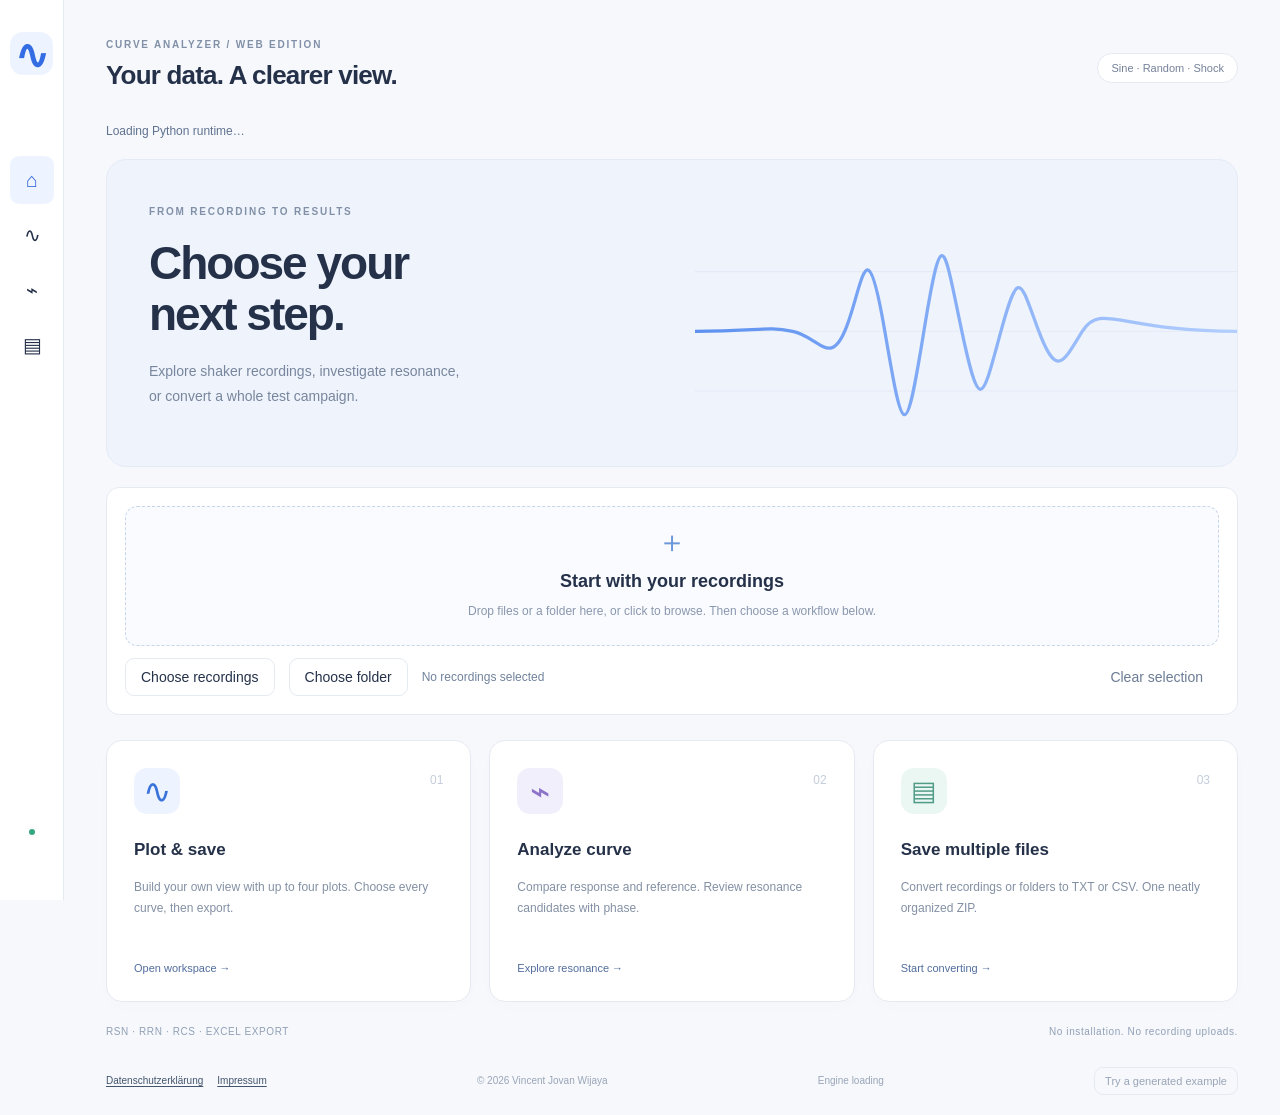
<file: index.html>
<!doctype html>
<!-- code belongs to: Vincent Jovan Wijaya -->
<html lang="en"><head><meta charset="utf-8"><meta name="viewport" content="width=device-width,initial-scale=1"><title>Curve Analyzer</title><link rel="stylesheet" href="style.css?v=1.6"><script defer src="vendor/plotly-2.35.2.min.js"></script><script type="module" src="app.js?v=1.8"></script></head>
<body>
<aside class="workspace-nav">
  <a class="brand" href="#home" aria-label="Curve Analyzer home"><span class="brand-icon" aria-hidden="true">∿</span><span class="brand-name">Curve<span class="brand-light">Analyzer</span></span></a>
  <small>WORKSPACE</small>
  <nav aria-label="Workspace">
    <button data-mode="home" class="active" aria-current="page"><span class="nav-icon" aria-hidden="true">⌂</span><span class="nav-label">Overview</span></button>
    <button data-mode="plot"><span class="nav-icon" aria-hidden="true">∿</span><span class="nav-label">Plot &amp; save</span></button>
    <button data-mode="analyze"><span class="nav-icon" aria-hidden="true">⌁</span><span class="nav-label">Analyze curve</span></button>
    <button data-mode="batch"><span class="nav-icon" aria-hidden="true">▤</span><span class="nav-label">Save multiple files</span></button>
  </nav>
  <div class="sidebar-bottom"><span class="local-dot" aria-hidden="true"></span><div class="sidebar-text">Local processing<p>Your recordings stay in this browser.</p></div></div>
</aside>
<main><header><div><span class="eyebrow">CURVE ANALYZER / WEB EDITION</span><h1 id="pageTitle">Your data. A clearer view.</h1></div><span class="badge">Sine · Random · Shock</span></header>
<div id="status" role="status" aria-live="polite">Preparing the processing engine…</div>
<section id="home" class="view"><div class="hero"><div><span class="eyebrow">FROM RECORDING TO RESULTS</span><h2>Choose your<br>next step.</h2><p>Explore shaker recordings, investigate resonance,<br>or convert a whole test campaign.</p></div><svg viewBox="0 0 500 220" aria-hidden="true"><defs><linearGradient id="fade"><stop stop-color="#3978ed"/><stop offset="1" stop-color="#a5c6ff"/></linearGradient></defs><path d="M0 110 H500 M0 55 H500 M0 165 H500" stroke="#e3eaf5"/><path d="M0 110 C60 110 65 105 90 110 S125 145 140 105 S158 10 175 110 S194 215 211 110 S229 30 246 110 S265 172 282 110 S300 65 317 110 S340 137 357 110 S390 110 500 110" stroke="url(#fade)" stroke-width="3" fill="none"/></svg></div><div class="panel home-import"><div id="homeDrop" class="drop-zone" role="button" tabindex="0" aria-label="Choose files or folders"><span>＋</span><h2>Start with your recordings</h2><p>Drop files or a folder here, or click to browse. Then choose a workflow below.</p></div><div class="toolbar"><button id="homeFiles">Choose recordings</button><button id="homeFolder">Choose folder</button><span id="homeSelection" role="status">No recordings selected</span><button id="clearHome" class="subtle">Clear selection</button></div></div><div class="home-cards"><button data-mode="plot"><span class="tile-icon">∿</span><span class="card-number">01</span><h3>Plot & save</h3><p>Build your own view with up to four plots. Choose every curve, then export.</p><span class="card-link">Open workspace →</span></button><button data-mode="analyze"><span class="tile-icon">⌁</span><span class="card-number">02</span><h3>Analyze curve</h3><p>Compare response and reference. Review resonance candidates with phase.</p><span class="card-link">Explore resonance →</span></button><button data-mode="batch"><span class="tile-icon">▤</span><span class="card-number">03</span><h3>Save multiple files</h3><p>Convert recordings or folders to TXT or CSV. One neatly organized ZIP.</p><span class="card-link">Start converting →</span></button></div><div class="home-note"><span>RSN · RRN · RCS · EXCEL EXPORT</span><span>No installation. No recording uploads.</span></div></section>
<section id="workspace" class="view" hidden><div id="recordTabs" class="record-tabs" role="tablist" aria-label="Opened recordings"></div><div id="workspaceDrop" class="workspace-drop" role="button" tabindex="0">＋ Drop recordings or a folder anywhere here, or click to add recordings</div><div class="toolbar panel"><button id="openFile" class="primary">＋ Add recordings</button><label class="grow">Measurement<select id="measurement" disabled><option>Open a recording first</option></select></label><span id="fileName" class="filename">No recording selected</span></div><div id="axisNote" class="notice" role="status" hidden></div><details id="axisSettings" class="panel" hidden><summary id="axisSummary">Adjust X-axis test settings</summary><div class="form-row"><label>Minimum Hz<input id="axisLow" type="number" value="10"></label><label>Maximum Hz<input id="axisHigh" type="number" value="2000"></label><label>Resolution (Hz) / sample rate (Hz)<input id="axisStep" type="number" value="1"></label><label id="axisSpacingField" hidden>Recorded sweep spacing<select id="axisSpacing" aria-describedby="axisSpacingWarning" required><option value="" selected disabled>Choose spacing</option><option value="logarithmic">Logarithmic</option><option value="linear">Linear</option></select></label><div id="axisSpacingWarning" class="notice axis-warning" role="status" hidden></div><button id="applyAxis">Apply settings</button></div></details>
<div id="analysisTools" class="panel" hidden><div class="toolbar"><label class="grow">Response sensor<select id="response"></select></label><label class="grow">Reference / control sensor<select id="reference"></select></label><button id="runAnalysis" class="primary">Find resonance</button></div><details><summary>Screening settings</summary><div id="thresholds" class="thresholds"></div></details><p class="hint">Screening applies to sine acceleration only. Accepted peaks describe the mounted system; they do not identify the beam independently of the fixture.</p></div>
<div class="plot-workspace">
  <details id="plotTools" class="plot-setup" hidden>
    <summary>Edit plots</summary>
    <div class="plot-setup-body">
      <label>Number of plots<select id="plotCount"><option>1</option><option>2</option><option>3</option><option>4</option></select></label>
      <p class="plot-instructions">Set the number of plots, then select channels for each plot. The charts update as you select.</p>
      <div id="plotEditors"></div>
      <details class="plot-settings">
        <summary>Layout &amp; linked axes</summary>
        <div class="plot-settings-fields">
          <label>Layout<select id="layout"><option value="grid">Grid</option><option value="stack">Stacked</option></select></label>
          <label class="check"><input id="linkX" type="checkbox" checked> Link X axes</label>
        </div>
      </details>
    </div>
  </details>
  <div class="plot-display">
    <div id="graphActions" class="graph-actions" hidden>
      <span id="graphHint"></span>
      <div><label class="check"><input id="wheelY" type="checkbox" checked> Wheel zoom Y</label><button id="resetZoom">Reset zoom</button><button id="detachGraph">↗ Detach</button><button id="expandGraph">⤢ Expand</button></div>
    </div>
    <div id="graphArea"><div id="graphs" class="graphs"></div></div>
  </div>
</div>
<div id="results" hidden></div><div class="panel toolbar export-bar"><label>Data format<select id="dataFormat"><option value="txt">TXT</option><option value="csv">CSV</option></select></label><button id="exportData" class="primary">Save data</button><label>Graph<select id="graphFormat"><option value="png">PNG</option><option value="svg">SVG</option></select></label><button id="exportGraph">Save graphs</button><button id="exportAllGraphs">Save all plots · all tabs</button><button id="printGraphs">Print / PDF</button></div></section>
<section id="batch" class="view" hidden><div class="panel"><div class="toolbar"><button id="chooseFiles" class="primary">＋ Choose recordings</button><button id="chooseFolder">▤ Choose folder</button><button id="clearQueue" class="subtle">Clear queue</button></div><div id="dropZone" class="drop-zone" tabindex="0" role="button" aria-label="Add recordings by dropping files or folders or pressing Enter"><span>↓</span><h2>Drop recordings or a folder here</h2><p>RSN, RRN, RCS and supported Excel exports. Subfolders are included.</p></div><div class="queue-head"><h3 id="queueCount">No files queued</h3><span>All measurements · All curves</span></div><div id="queue" class="queue"></div></div><div class="panel toolbar"><label>Export format<select id="batchFormat"><option value="txt">TXT · tab-separated, decimal comma</option><option value="csv">CSV · long table</option></select></label><button id="convert" class="primary">Convert & download ZIP</button><button id="stopBatch" hidden>Stop after current file</button></div><div class="notice">Your ZIP contains one <strong>Curve_Analyzer_Export</strong> folder, with a folder for each recording. Folder imports keep their relative structure. Choose where to save using your browser’s download settings.</div><pre id="batchLog" aria-live="polite"></pre></section>
<footer><nav class="legal-links" aria-label="Legal information" lang="de"><a href="rechtliches.html#datenschutz">Datenschutzerklärung</a><a href="rechtliches.html#impressum">Impressum</a></nav><span>© 2026 Vincent Jovan Wijaya</span><span id="engineState">Engine starting</span><button id="retryEngine" hidden>Retry engine</button><button id="demo">Try a generated example</button></footer></main>
<input id="fileInput" multiple type="file" accept=".rsn,.rrn,.rcs,.xlsx,.xlsm" hidden><input id="batchInput" type="file" accept=".rsn,.rrn,.rcs,.xlsx,.xlsm" multiple hidden><input id="folderInput" type="file" webkitdirectory multiple hidden>
<input id="homeFileInput" type="file" multiple accept=".rsn,.rrn,.rcs,.xlsx,.xlsm" hidden><input id="homeFolderInput" type="file" webkitdirectory multiple hidden>
<dialog id="homePicker"><h2>Add recordings</h2><p>Choose files or search a folder and its subfolders.</p><div class="toolbar"><button id="pickerFiles" class="primary">Choose recordings</button><button id="pickerFolder">Choose folder</button><button id="pickerCancel">Cancel</button></div></dialog></body></html>
</file>
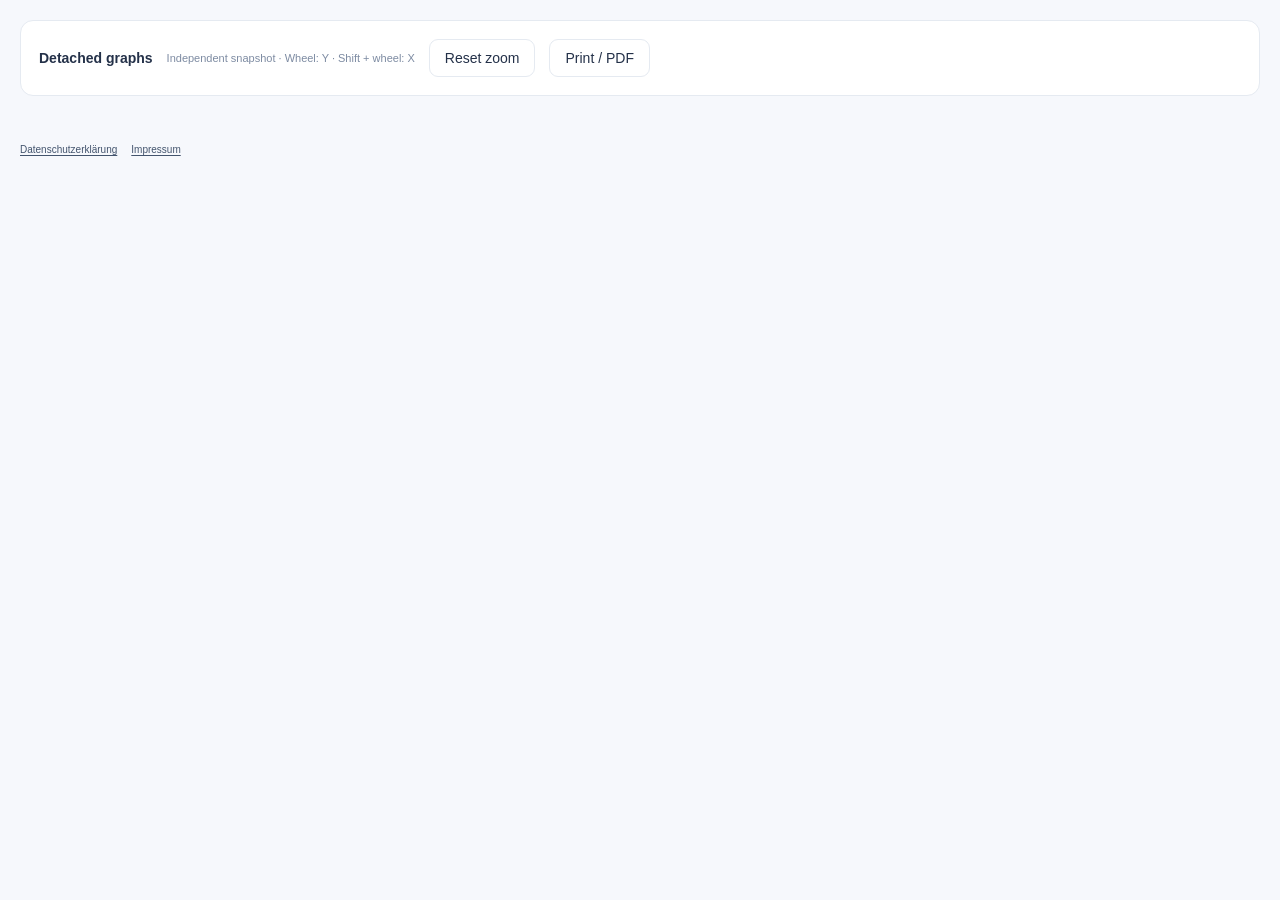
<file: detached.html>
<!doctype html>
<!-- code belongs to: Vincent Jovan Wijaya -->
<html lang="en"><head><meta charset="utf-8"><meta name="viewport" content="width=device-width,initial-scale=1"><title>Curve Analyzer — Detached graphs</title><link rel="stylesheet" href="style.css"><script defer src="vendor/plotly-2.35.2.min.js"></script><script type="module" src="detached.js"></script></head><body><div style="padding:20px"><div class="toolbar panel"><strong>Detached graphs</strong><span class="hint">Independent snapshot · Wheel: Y · Shift + wheel: X</span><button id="reset">Reset zoom</button><button id="print">Print / PDF</button></div><div id="detachedGraphs" class="graphs stack"></div></div><footer class="detached-footer"><nav class="legal-links" aria-label="Legal information" lang="de"><a href="rechtliches.html#datenschutz">Datenschutzerklärung</a><a href="rechtliches.html#impressum">Impressum</a></nav></footer></body></html>
</file>
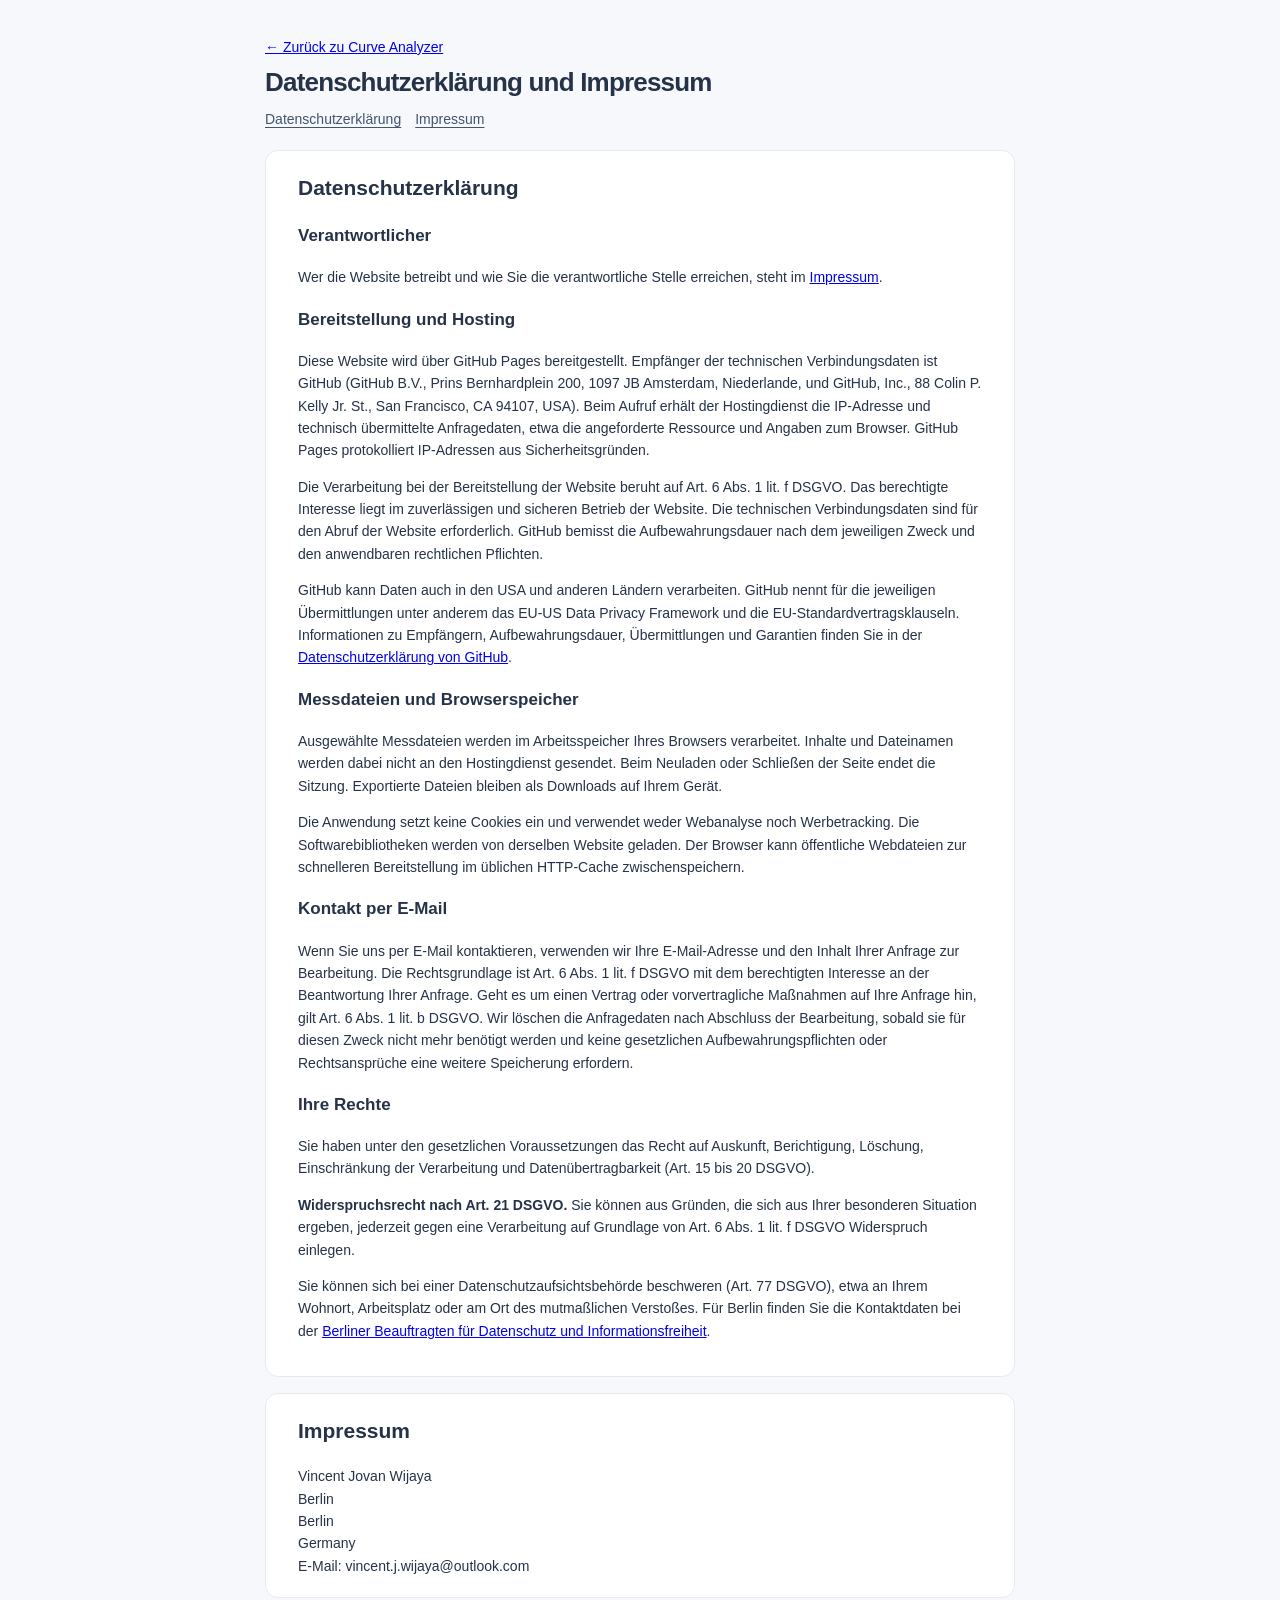
<file: rechtliches.html>
<!doctype html>
<html lang="de">
<head>
  <meta charset="utf-8">
  <meta name="viewport" content="width=device-width, initial-scale=1">
  <meta name="referrer" content="no-referrer">
  <title>Datenschutzerklärung und Impressum – Curve Analyzer</title>
  <link rel="stylesheet" href="style.css">
</head>
<body>
  <main class="legal-page">
    <a href="./">← Zurück zu Curve Analyzer</a>
    <h1>Datenschutzerklärung und Impressum</h1>
    <nav class="legal-links" aria-label="Rechtliche Informationen">
      <a href="#datenschutz">Datenschutzerklärung</a>
      <a href="#impressum">Impressum</a>
    </nav>

    <section class="panel" id="datenschutz" aria-labelledby="datenschutz-titel">
      <h2 id="datenschutz-titel">Datenschutzerklärung</h2>

      <h3>Verantwortlicher</h3>
      <p>Wer die Website betreibt und wie Sie die verantwortliche Stelle erreichen, steht im <a href="#impressum">Impressum</a>.</p>

      <h3>Bereitstellung und Hosting</h3>
      <p>Diese Website wird über GitHub Pages bereitgestellt. Empfänger der technischen Verbindungsdaten ist GitHub (GitHub B.V., Prins Bernhardplein 200, 1097 JB Amsterdam, Niederlande, und GitHub, Inc., 88 Colin P. Kelly Jr. St., San Francisco, CA 94107, USA). Beim Aufruf erhält der Hostingdienst die IP-Adresse und technisch übermittelte Anfragedaten, etwa die angeforderte Ressource und Angaben zum Browser. GitHub Pages protokolliert IP-Adressen aus Sicherheitsgründen.</p>
      <p>Die Verarbeitung bei der Bereitstellung der Website beruht auf Art. 6 Abs. 1 lit. f DSGVO. Das berechtigte Interesse liegt im zuverlässigen und sicheren Betrieb der Website. Die technischen Verbindungsdaten sind für den Abruf der Website erforderlich. GitHub bemisst die Aufbewahrungsdauer nach dem jeweiligen Zweck und den anwendbaren rechtlichen Pflichten.</p>
      <p>GitHub kann Daten auch in den USA und anderen Ländern verarbeiten. GitHub nennt für die jeweiligen Übermittlungen unter anderem das EU-US Data Privacy Framework und die EU-Standardvertragsklauseln. Informationen zu Empfängern, Aufbewahrungsdauer, Übermittlungen und Garantien finden Sie in der <a href="https://docs.github.com/en/site-policy/privacy-policies/github-general-privacy-statement" rel="noreferrer">Datenschutzerklärung von GitHub</a>.</p>

      <h3>Messdateien und Browserspeicher</h3>
      <p>Ausgewählte Messdateien werden im Arbeitsspeicher Ihres Browsers verarbeitet. Inhalte und Dateinamen werden dabei nicht an den Hostingdienst gesendet. Beim Neuladen oder Schließen der Seite endet die Sitzung. Exportierte Dateien bleiben als Downloads auf Ihrem Gerät.</p>
      <p>Die Anwendung setzt keine Cookies ein und verwendet weder Webanalyse noch Werbetracking. Die Softwarebibliotheken werden von derselben Website geladen. Der Browser kann öffentliche Webdateien zur schnelleren Bereitstellung im üblichen HTTP-Cache zwischenspeichern.</p>

      <h3>Kontakt per E-Mail</h3>
      <p>Wenn Sie uns per E-Mail kontaktieren, verwenden wir Ihre E-Mail-Adresse und den Inhalt Ihrer Anfrage zur Bearbeitung. Die Rechtsgrundlage ist Art. 6 Abs. 1 lit. f DSGVO mit dem berechtigten Interesse an der Beantwortung Ihrer Anfrage. Geht es um einen Vertrag oder vorvertragliche Maßnahmen auf Ihre Anfrage hin, gilt Art. 6 Abs. 1 lit. b DSGVO. Wir löschen die Anfragedaten nach Abschluss der Bearbeitung, sobald sie für diesen Zweck nicht mehr benötigt werden und keine gesetzlichen Aufbewahrungspflichten oder Rechtsansprüche eine weitere Speicherung erfordern.</p>

      <h3>Ihre Rechte</h3>
      <p>Sie haben unter den gesetzlichen Voraussetzungen das Recht auf Auskunft, Berichtigung, Löschung, Einschränkung der Verarbeitung und Datenübertragbarkeit (Art. 15 bis 20 DSGVO).</p>
      <p><strong>Widerspruchsrecht nach Art. 21 DSGVO.</strong> Sie können aus Gründen, die sich aus Ihrer besonderen Situation ergeben, jederzeit gegen eine Verarbeitung auf Grundlage von Art. 6 Abs. 1 lit. f DSGVO Widerspruch einlegen.</p>
      <p>Sie können sich bei einer Datenschutzaufsichtsbehörde beschweren (Art. 77 DSGVO), etwa an Ihrem Wohnort, Arbeitsplatz oder am Ort des mutmaßlichen Verstoßes. Für Berlin finden Sie die Kontaktdaten bei der <a href="https://www.datenschutz-berlin.de/ueber-uns/kontakt/" rel="noreferrer">Berliner Beauftragten für Datenschutz und Informationsfreiheit</a>.</p>
    </section>

    <section class="panel" id="impressum" aria-labelledby="impressum-titel">
      <h2 id="impressum-titel">Impressum</h2>
      <!-- Vor der Veröffentlichung durch die tatsächlichen Betreiberangaben ersetzen. -->
      <address>
        Vincent Jovan Wijaya<br>
        Berlin<br>
        Berlin<br>
        Germany<br>
        E-Mail: vincent.j.wijaya@outlook.com
      </address>
    </section>
  </main>
</body>
</html>
</file>
<file: style.css>
/* code belongs to: Vincent Jovan Wijaya */
:root{font-family:Inter,-apple-system,BlinkMacSystemFont,"Segoe UI",sans-serif;color:#243149;background:#f6f8fc;font-size:14px;--blue:#346de3;--line:#e5eaf1}*{box-sizing:border-box}body{margin:0}button,input,select{font:inherit}button{cursor:pointer;border:1px solid var(--line);background:white;border-radius:9px;padding:10px 15px;color:inherit;transition:background .15s,transform .15s}button:hover{background:#edf3ff;border-color:#bbceef}button:active{transform:translateY(1px)}button:focus-visible,input:focus-visible,select:focus-visible{outline:3px solid #9fc4ff;outline-offset:2px}button:disabled{opacity:.45;cursor:wait}.primary{background:var(--blue);color:white;border-color:var(--blue)}.primary:hover{background:#255bc7}.subtle{background:transparent;border-color:transparent;color:#6b7c94}aside{position:fixed;inset:0 auto 0 0;width:232px;background:#fff;border-right:1px solid var(--line);padding:32px 20px;display:flex;flex-direction:column;z-index:5}.brand{display:flex;align-items:center;gap:11px;font-size:20px;letter-spacing:-.6px;font-weight:650;text-decoration:none;color:#243149;margin-bottom:56px}.brand-light{display:block;font-size:14px;color:#7e8da3;font-weight:450;letter-spacing:.8px;margin-top:3px}.brand-icon{display:grid;place-items:center;width:43px;height:43px;color:#346de3;background:#edf3ff;border-radius:13px;font-size:40px}aside small,.eyebrow{font-size:10px;font-weight:650;letter-spacing:1.8px;color:#8190a7}aside small{padding-left:13px;margin-bottom:14px}nav{display:grid;gap:7px}nav button{border:0;text-align:left;font-size:20px;display:flex;align-items:center;gap:14px;padding:14px}nav button span{font-size:13px;font-weight:550}nav button.active{color:#2d64d5;background:#edf3ff}.sidebar-bottom{margin-top:auto;font-size:12px}.sidebar-bottom p{color:#8591a3;font-size:11px;line-height:1.7;padding-left:15px}.local-dot{display:inline-block;width:6px;height:6px;border-radius:50%;background:#35a783;margin-right:7px}main{margin-left:232px;padding:35px 42px 20px;max-width:1900px}header{display:flex;align-items:center;justify-content:space-between;gap:20px;margin-bottom:24px}h1{font-size:26px;letter-spacing:-.8px;font-weight:600;margin:9px 0}h2{font-weight:550}h3{font-size:17px;font-weight:600}.badge{border:1px solid var(--line);border-radius:30px;padding:8px 13px;font-size:11px;background:#fff;color:#758199;white-space:nowrap}#status{font-size:12px;color:#60728e;margin:0 0 17px;min-height:18px}#status.error{color:#b44045}.view{animation:slide .23s ease-out}@keyframes slide{from{opacity:.3;transform:translateX(14px)}to{opacity:1;transform:translateX(0)}}[hidden]{display:none!important}.hero{background:#eef3fc;border:1px solid #e4ebf7;border-radius:20px;padding:42px;display:flex;position:relative;overflow:hidden;min-height:286px}.hero h2{font-size:46px;line-height:1.1;letter-spacing:-2px;margin:20px 0}.hero p{color:#78869d;line-height:1.8}.hero svg{width:48%;position:absolute;right:0;top:52px;opacity:.8}.hero>div{z-index:1}.home-cards{display:grid;grid-template-columns:repeat(3,1fr);gap:18px;margin-top:25px}.home-cards button{padding:27px;text-align:left;border-radius:16px;box-shadow:0 5px 18px #192c4c03;position:relative;min-height:250px}.home-cards button:hover{transform:translateY(-3px);box-shadow:0 9px 30px #34548b0e;background:#fff}.tile-icon{width:46px;height:46px;display:grid;place-items:center;border-radius:13px;background:#eef4ff;color:#3a73d9;font-size:34px;margin-bottom:26px}.home-cards button:nth-child(2) .tile-icon{background:#f2effd;color:#8c73c8}.home-cards button:nth-child(3) .tile-icon{background:#eaf7f3;color:#519c86;font-size:27px}.card-number{position:absolute;right:27px;top:32px;color:#c4cddb;font-size:12px}.home-cards p{color:#8390a4;line-height:1.8;font-size:12px;min-height:60px}.card-link{font-size:11px;color:#526d9e;display:block;margin-top:25px}.home-note{display:flex;justify-content:space-between;color:#91a0b5;font-size:10px;letter-spacing:.6px;margin-top:24px}.panel{background:white;border:1px solid var(--line);border-radius:13px;padding:18px;margin-bottom:16px}.toolbar,.form-row{display:flex;gap:14px;align-items:center;flex-wrap:wrap}.grow{flex:1;min-width:180px}label{display:flex;gap:7px;flex-direction:column;color:#65748c;font-size:11px}input:not([type=checkbox]),select{color:#26364f;background:white;border:1px solid #dfe5ef;border-radius:7px;padding:9px;min-width:80px;max-width:100%}input[type=checkbox]{accent-color:var(--blue)}label.check{flex-direction:row;align-items:center;font-size:12px}.filename{font-size:12px;max-width:35%;overflow-wrap:anywhere;color:#728198}.notice{background:#edf3ff;padding:13px 17px;border-radius:10px;color:#52698f;font-size:12px;line-height:1.7;margin:14px 0}.hint{font-size:11px;color:#7d8ba2;line-height:1.7}summary{cursor:pointer;font-size:12px;color:#60718c;padding:5px 0}.thresholds{display:grid;grid-template-columns:repeat(5,1fr);gap:12px;padding-top:15px}.graph-actions{display:flex;align-items:center;justify-content:space-between;margin:20px 0 12px;font-size:11px;color:#8290a6;gap:15px}.graph-actions>div{display:flex;align-items:center;gap:8px}.graph-actions button{padding:7px 10px;font-size:11px}.graphs{display:grid;grid-template-columns:repeat(2,minmax(0,1fr));gap:16px}.graphs.stack,.graphs.two,.graphs.one{grid-template-columns:minmax(0,1fr)}.graphs.three>.graph-card:last-child{grid-column:1/-1}.graph-card{border:1px solid var(--line);border-radius:13px;background:white;overflow:hidden;min-width:0}.chart{height:370px}.empty-chart{height:300px;display:grid;place-content:center;text-align:center;gap:8px;color:#93a2b6}.empty-chart strong{color:#667c99;font-size:16px;font-weight:500}.export-bar{margin-top:20px}#graphArea.expanded{position:fixed;inset:20px;z-index:20;overflow:auto;background:#f6f8fc;padding:25px;border-radius:14px;box-shadow:0 0 0 100vmax #1c304980}.expanded .chart{height:440px}.close-expanded{position:sticky;top:0;z-index:2;float:right;margin:0 0 12px 12px}.drop-zone{border:1px dashed #c6d5ec;border-radius:12px;margin:20px 0;text-align:center;padding:28px;background:#f9fbff;cursor:pointer}.drop-zone>span{font-size:30px;color:#6e96da}.drop-zone h2{font-size:18px;margin:8px}.drop-zone p{font-size:12px;color:#8a97ad}.drop-zone.over{background:#e5eeff;border-color:#346de3}.queue-head{display:flex;align-items:center;justify-content:space-between}.queue-head span{font-size:11px;color:#8c9bb2}.queue{max-height:260px;overflow:auto}.queue-row{display:flex;align-items:center;justify-content:space-between;gap:20px;padding:9px 0;border-top:1px solid #eef1f6;font-size:12px;overflow-wrap:anywhere}.queue-row button{padding:4px 9px}.queue-row small{color:#93a1b5}#batchLog{white-space:pre-wrap;overflow-wrap:anywhere;font-size:12px;color:#62758f;line-height:1.9}dialog{border:1px solid var(--line);border-radius:18px;max-width:850px;width:90vw;padding:27px;box-shadow:0 20px 90px #20325030}dialog::backdrop{background:#23365060;backdrop-filter:blur(4px)}.results-wrap{overflow:auto;margin-top:18px;background:white;border:1px solid var(--line);border-radius:12px}table{width:100%;border-collapse:collapse;font-size:11px}th,td{padding:11px;text-align:left;border-bottom:1px solid var(--line);vertical-align:top}th{color:#8392a8;font-weight:500}tbody tr{cursor:pointer}tbody tr:hover,tbody tr.selected{background:#edf3ff}.accepted{color:#178269}.candidate{color:#b07b29}footer{margin-top:30px;display:flex;align-items:center;justify-content:space-between;gap:15px;color:#99a5b7;font-size:10px}footer button{font-size:11px;padding:7px 10px;background:transparent}.busy .view button:not(#stopBatch),.busy .view input,.busy .view select{pointer-events:none;opacity:.55}@media(max-width:1050px){aside{width:190px;padding:25px 14px}main{margin-left:190px;padding:28px 24px}.hero{padding:30px}.hero h2{font-size:38px}.home-cards{gap:12px}.home-cards button{padding:20px}.thresholds{grid-template-columns:repeat(3,1fr)}}@media(max-width:760px){aside{position:static;width:auto;padding:15px}.brand{margin:0 0 15px;font-size:18px}.brand-light{display:inline;font-size:18px;letter-spacing:0}.brand-icon{width:32px;height:32px;font-size:28px}aside small,.sidebar-bottom{display:none}nav{grid-template-columns:repeat(4,1fr);gap:4px}nav button{padding:10px 6px;font-size:18px;justify-content:center}nav button span{font-size:10px}main{margin:0;padding:22px 15px}header{align-items:flex-start}.badge{display:none}.home-cards{grid-template-columns:1fr}.home-cards button{min-height:0}.home-cards p{min-height:0}.tile-icon{margin-bottom:12px}.card-link{margin-top:15px}.hero svg{opacity:.3;width:70%;top:85px}.hero{min-height:260px}.home-note{display:grid;gap:10px}.graphs{grid-template-columns:minmax(0,1fr)}.thresholds{grid-template-columns:repeat(2,1fr)}.graph-actions{align-items:flex-start;flex-direction:column}.filename{max-width:100%}.graph-actions>div{flex-wrap:wrap}.queue-head span{display:none}}@media print{aside,header,footer,#status,.toolbar,.graph-actions,details,.notice,#home,#batch{display:none!important}main{margin:0;padding:0}.graphs{display:block}.graph-card{break-inside:avoid;margin:0 0 20px}.chart{height:450px}.modebar{display:none!important}}

/* code belongs to: Vincent Jovan Wijaya — multi-recording workspace */
.home-import{margin-top:20px}.home-import .drop-zone{margin:0 0 12px;padding:15px}.home-import h2{font-size:18px}.home-import #homeSelection{flex:1;color:#70829c;font-size:12px}.record-tabs{display:flex;gap:5px;overflow-x:auto;margin-bottom:12px;padding:3px}.record-tab{display:flex;align-items:center;background:#edf1f7;border:1px solid #e0e6f0;border-radius:10px;flex-shrink:0;max-width:310px}.record-tab.active{background:white;border-color:#8eb3f5;box-shadow:0 2px 8px #33558810}.record-tab [role=tab]{border:0;background:transparent;overflow:hidden;text-overflow:ellipsis;white-space:nowrap;max-width:265px;text-align:left;font-size:12px}.record-tab .close-tab{border:0;background:transparent;padding:8px;color:#8491a8}.workspace-drop{padding:15px;border:1px dashed #c6d5ec;border-radius:10px;margin-bottom:16px;color:#7086a6;text-align:center;font-size:12px;cursor:pointer}.workspace-drop.over,.home-import .over{background:#e5eeff}body.busy .record-tabs{pointer-events:none;opacity:.6}footer{flex-wrap:wrap}@media print{.record-tabs,.workspace-drop{display:none!important}}

.legal-links{display:flex;flex-wrap:wrap;gap:.5rem 1rem}.legal-links a{color:#43546d;text-decoration:underline;text-underline-offset:.18em}.legal-page{max-width:790px;margin:36px auto;padding:0 20px;color:#263248;line-height:1.6}.legal-page h1{line-height:1.2}.legal-page nav{margin:0 0 20px}.legal-page section{padding:20px clamp(18px,4vw,32px)}.legal-page h2{margin-top:0}.legal-page address{font-style:normal}.legal-page a:focus-visible,.legal-links a:focus-visible{outline:2px solid #245ec7;outline-offset:3px}.detached-footer{margin:12px 20px}

/* Keep actions on the same baseline as the fields they apply to. */
#workspace .toolbar, #axisSettings .form-row, #batch .toolbar {
  align-items: flex-end;
}
#workspace .toolbar > button, #batch .toolbar > button, #axisSettings button,
#workspace .toolbar select, #batch .toolbar select {
  min-height: 38px;
}
#axisSettings .form-row > label:has(input[type=checkbox]), #workspace .toolbar > .filename {
  min-height: 38px;
  display: flex;
  align-items: center;
}
#axisSettings .form-row > label:has(input[type=checkbox]) { flex-direction: row; }

.notice.axis-warning {
  background: #fff4e2;
  border: 1px solid #efd5aa;
  color: #754615;
}
#axisSpacingWarning { flex-basis: 100%; margin: 0; }

.workspace-nav .nav-icon {
  display: grid;
  place-items: center;
  flex: 0 0 24px;
  font-size: 20px;
  line-height: 1;
}
.workspace-nav .brand-icon { flex-shrink: 0; }
.workspace-nav .sidebar-bottom { display: flex; align-items: baseline; gap: 8px; }
.workspace-nav .sidebar-bottom p { padding: 0; margin-bottom: 0; }
.workspace-nav .local-dot { flex: 0 0 6px; margin: 0; }

@media (min-width: 761px) and (hover: hover) and (pointer: fine) {
  .workspace-nav {
    --nav-expanded: 232px;
    width: 64px;
    padding-inline: 10px;
    overflow: hidden;
    transition: width .18s ease, box-shadow .18s ease;
  }
  .workspace-nav:is(:hover, :has(:focus-visible)) {
    width: var(--nav-expanded);
    box-shadow: 8px 0 26px #20325016;
  }
  .workspace-nav .brand, .workspace-nav nav, .workspace-nav .sidebar-bottom {
    width: calc(var(--nav-expanded) - 21px);
  }
  .workspace-nav .nav-label, .workspace-nav .sidebar-text, .workspace-nav small { white-space: nowrap; }
  .workspace-nav small, .workspace-nav .brand-name,
  .workspace-nav .nav-label, .workspace-nav .sidebar-text {
    opacity: 0;
    transition: opacity .14s ease;
  }
  .workspace-nav:is(:hover, :has(:focus-visible)) :is(small, .brand-name, .nav-label, .sidebar-text) {
    opacity: 1;
  }
  .workspace-nav nav button {
    gap: 14px;
    width: 44px;
    padding-inline: 10px;
    overflow: hidden;
    transition: width .18s ease, background .15s, transform .15s;
  }
  .workspace-nav:is(:hover, :has(:focus-visible)) nav button { width: 100%; }
  .workspace-nav .sidebar-bottom { padding-left: 19px; }
  .workspace-nav + main { margin-left: 64px; }
}
@media (min-width: 761px) and (max-width: 1050px) {
  .workspace-nav { --nav-expanded: 190px; }
  .workspace-nav .sidebar-bottom p { white-space: normal; }
}
@media (max-width: 760px) {
  .workspace-nav .sidebar-bottom { display: none; }
}
@media (max-width: 480px) {
  .workspace-nav nav { grid-template-columns: repeat(2, minmax(0, 1fr)); }
}
@media (prefers-reduced-motion: reduce) {
  .workspace-nav, .workspace-nav * { transition: none !important; }
}

.plot-workspace { display: grid; gap: 12px; align-items: start; }
.plot-setup, .plot-display { min-width: 0; }
.plot-setup {
  background: #fff;
  border: 1px solid var(--line);
  border-radius: 13px;
}
.plot-setup:not([open]) { justify-self: start; }
.plot-setup > summary {
  padding: 13px 16px;
  font-weight: 650;
  font-size: 14px;
  color: #2d64d5;
}
.plot-setup[open] > summary { border-bottom: 1px solid var(--line); }
.plot-setup-body { padding: 14px 15px; }
.plot-setup label { font-size: 12px; }
.plot-setup summary:focus-visible { outline: 2px solid #346de3; outline-offset: -2px; border-radius: 6px; }
.plot-instructions { margin: 9px 0 15px; color: #576982; font-size: 12px; line-height: 1.5; }
#plotEditors { display: grid; gap: 8px; }
.plot-editor { min-width: 0; border: 1px solid var(--line); border-radius: 9px; }
.plot-editor > summary { padding: 10px; color: #344c70; }
.plot-editor[open] > summary { background: #f3f7ff; border-radius: 8px 8px 0 0; }
.plot-channel-count { float: right; color: #586d8d; }
.plot-editor-body { padding: 10px; }
.plot-settings { margin-top: 10px; border-top: 1px solid var(--line); padding-top: 5px; }
.plot-settings-fields { display: grid; gap: 9px; padding: 5px 0; }
.plot-scales { display: flex; flex-wrap: wrap; gap: 12px; }
.plot-display .graph-actions { margin-top: 0; flex-wrap: wrap; }
.plot-display .graph-actions > div { flex-wrap: wrap; }
.empty-chart { padding: 20px; color: #576982; }
.empty-chart strong { color: #344c70; font-weight: 600; }
.empty-chart button { justify-self: center; margin-top: 5px; color: #2d64d5; }
.chart :is(.gtitle, .legendtext)[role=button] { cursor: text; }
.chart :is(.gtitle, .legendtext)[role=button]:focus-visible { outline: 2px solid #346de3; }
.empty-chart .inline-plot-title {
  border-color: transparent;
  color: #344c70;
  font-size: 16px;
  font-weight: 600;
  text-align: center;
  width: min(100%, 28rem);
  justify-self: center;
  padding: 6px;
}
.empty-chart .inline-plot-title:hover { border-color: #bbceef; }
#graphArea { container-type: inline-size; }
@container (max-width: 680px) {
  .graphs { grid-template-columns: minmax(0, 1fr); }
}

.sensor-list { margin-top: 10px; }
.sensor-row { border-top: 1px solid #e9edf3; padding: 6px 0; }
.sensor-row h4 { margin: 3px 0 6px; font-size: 12px; color: #43546d; }
.sensor-choices {
  display: grid;
  grid-template-columns: repeat(auto-fit, minmax(min(100%, 115px), 1fr));
  gap: 6px;
}
.sensor-axes { display: grid; grid-template-columns: repeat(3, minmax(0, 1fr)); gap: 6px; }
.sensor-axis { display: grid; gap: 6px; min-width: 0; }
.sensor-unknown-axis { margin-top: 6px; }
.curve-choice, .axis-unavailable {
  display: flex;
  flex-direction: row;
  align-items: center;
  gap: 4px;
  min-height: 34px;
  padding: 4px 6px;
  border: 1px solid #e0e6ef;
  border-radius: 7px;
  font-size: 12px;
  overflow-wrap: anywhere;
}
.curve-choice { cursor: pointer; }
.curve-choice:has(input:checked) { background: #edf4ff; border-color: #8eb3f5; }
.curve-choice input { flex-shrink: 0; margin: 0; }
.axis-unavailable { color: #66758b; background: #f5f7fa; }

@media (min-width: 1000px) {
  .plot-workspace:has(> .plot-setup[open]:not([hidden])) {
    grid-template-columns: clamp(260px, 25vw, 320px) minmax(0, 1fr);
    gap: 16px;
  }
  .plot-setup[open] {
    position: sticky;
    top: 16px;
    max-height: calc(100dvh - 32px);
    overflow-y: auto;
  }
  .plot-setup[open] > summary {
    position: sticky;
    top: 0;
    z-index: 1;
    background: #fff;
  }
}
@media (max-width: 999px) {
  .sensor-list { max-height: 18rem; overflow-y: auto; padding: 3px; }
}
@media (max-width: 520px) {
  .export-bar > label { min-width: 0; }
}
@media print {
  .workspace-nav + main { margin-left: 0; }
  .plot-workspace { display: block; }
  #graphArea { container-type: normal; }
}
</file>
